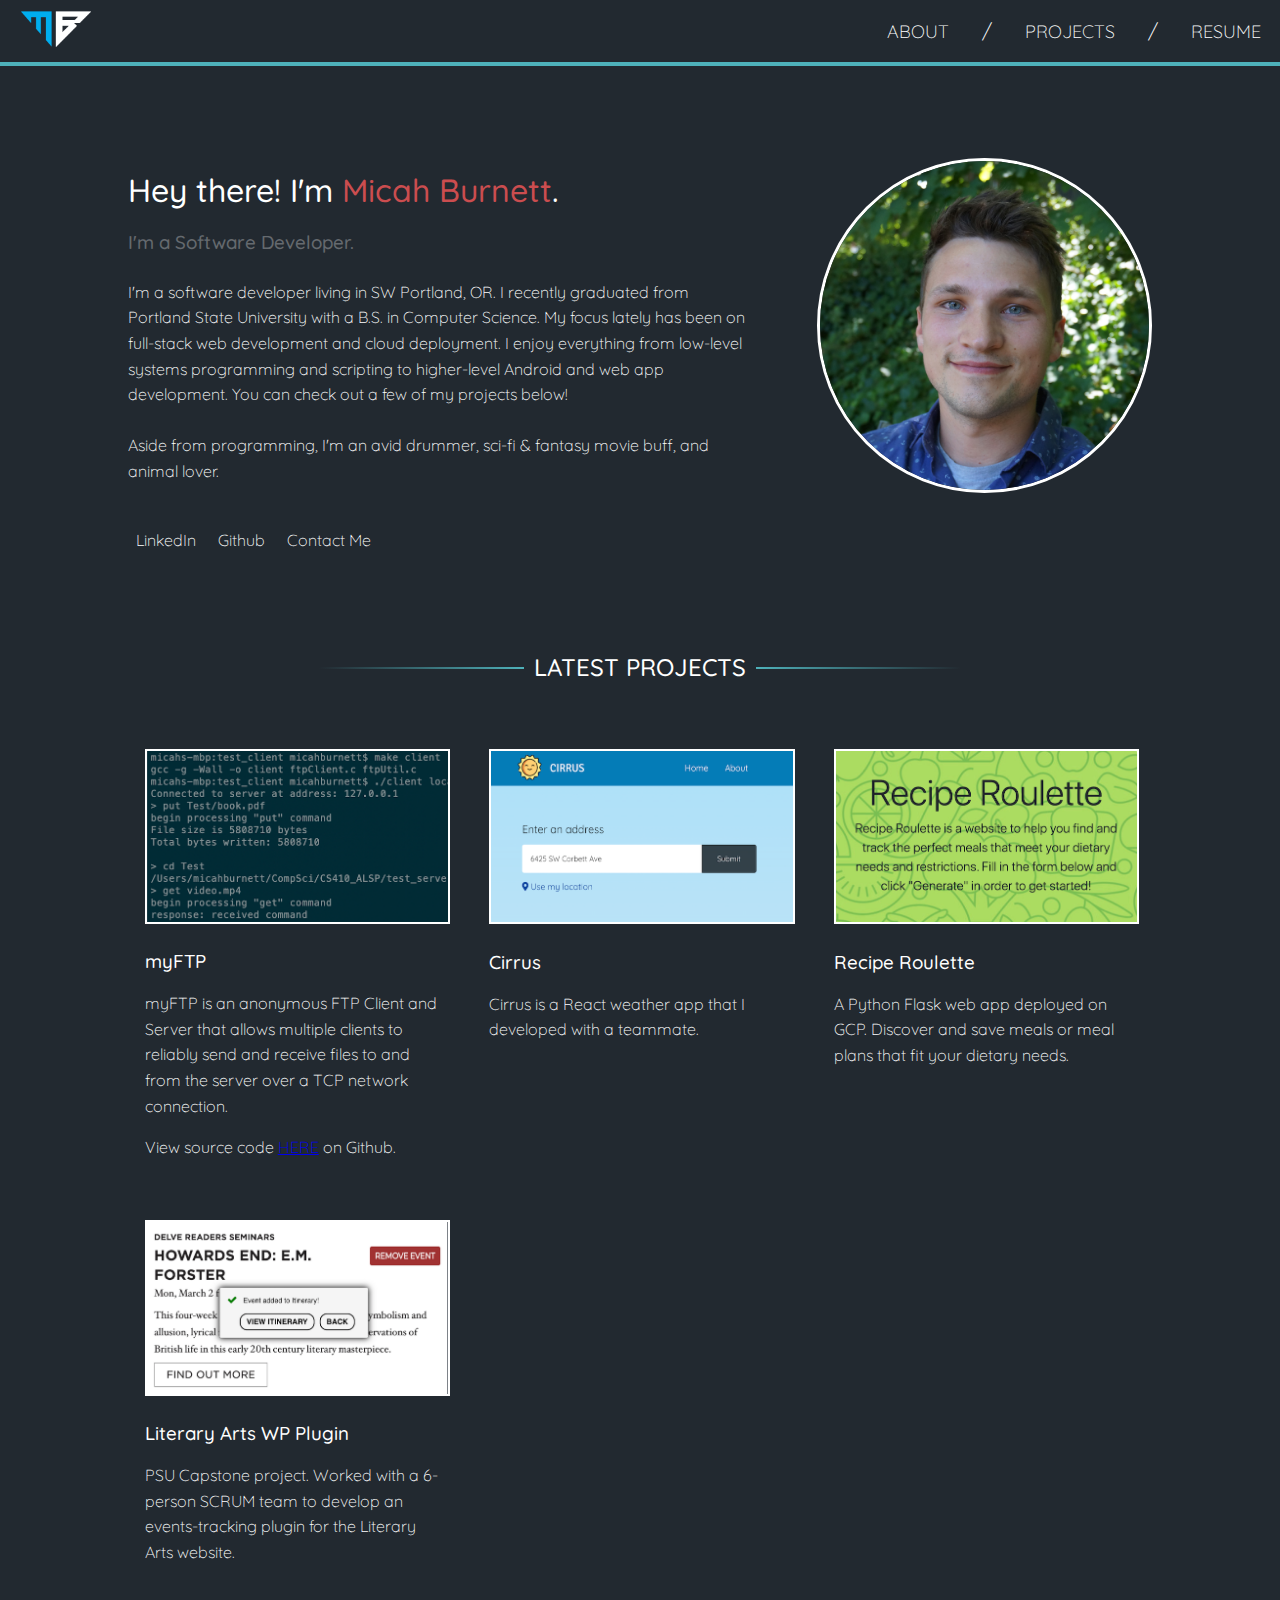
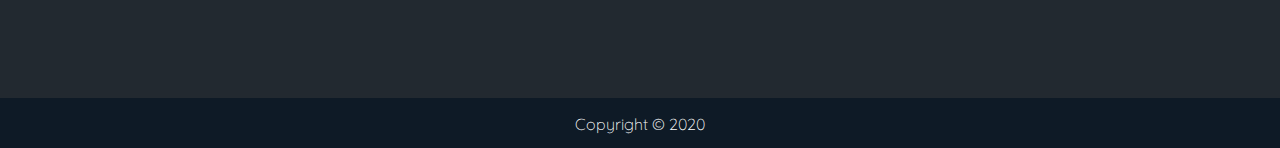
<file: index.html>
<!DOCTYPE html>
<html lang="en">
<head>
    <title>Micah Burnett | Portfolio</title>
    <meta http-equiv="Content-Type" content="text/html; charset=UTF-8" />
    <meta name="viewport" content="width=device-width">
    <link rel="stylesheet" type="text/css" href="style.css">
    <link rel="stylesheet" href="https://fonts.googleapis.com/css?family=Quicksand:300,500">
    <link rel="stylesheet" href="https://use.fontawesome.com/releases/v5.8.2/css/all.css" integrity="sha384-oS3vJWv+0UjzBfQzYUhtDYW+Pj2yciDJxpsK1OYPAYjqT085Qq/1cq5FLXAZQ7Ay" crossorigin="anonymous">
</head>
<body>
    <header id="main-header">
        <nav id="navbar">
            <a href="#"> 
                <img src="links/mb_logo_opaque.png" height="40px">
            </a>
            <div class="navlinks">
                <ul>
                    <li><a href="index.html#">ABOUT</a></li>
                    <li>/</li>
                    <li><a href="index.html#projects">PROJECTS</a></li>
                    <li>/</li>
                    <li><a href="resume.html">RESUME</a></li>
                </ul>
            </div>
        </nav>
    </header>
    <main class="container">
        <div class="name-title">
            <h1>Hey there! I'm <span class="color-secondary">Micah Burnett</span>.</h1>
            <h3>I'm a Software Developer.</h2>
        </div>
        <img src="links/edit4_sm.JPG" class="bio-image">
        <div class="bio">
            <p>
                I'm a software developer living in SW Portland, OR. I recently graduated from Portland State University 
                with a B.S. in Computer Science. My focus lately has been on full-stack web development and 
                cloud deployment. I enjoy everything 
                from low-level systems programming and scripting to higher-level Android 
                and web app development. You can check out a few of my projects below!<br><br>
    
                Aside from programming, I'm an avid drummer, sci-fi & fantasy movie buff, and animal lover. 
                <!-- Also... robots! I love robots.<i class="fas fa-robot"></i> -->
            </p>
        </div>
        <div class="social">
            <span><a class="fab fa-linkedin" href="https://www.linkedin.com/in/micah-burnett-19496b5a" target="_blank"></a>&nbsp;&nbsp;LinkedIn</span>
            <span><a class="fab fa-github" href="https://github.com/persistentlobster" target="_blank"></a>&nbsp;&nbsp;Github</span>
            <span><a class="far fa-envelope" href="mailto:micah.burnett2@gmail.com" target="_blank"></a>&nbsp;&nbsp;Contact Me</span>
        </div>
        <div id="projects">
            <h2>LATEST PROJECTS</h2>
        </div>
        <div class="block" id="b1">
            <img src="links/ftp.png">
            <h3>myFTP</h3>
            <p>myFTP is an anonymous FTP Client and Server that allows multiple clients to reliably send and receive files to and from the server over a TCP network connection.</p>
            <p>
                View source code <a href="https://github.com/persistentlobster/ALSP_FTP" target="_blank">HERE</a> on Github.
            </p>
        </div>
        <div class="block" id="b2">
            <img src="links/cirrus_weather_screenshot.png">
            <h3>Cirrus</h3>
            <p>Cirrus is a React weather app that I developed with a teammate.</p>
        </div>
        <div class="block" id="b3">
            <img src="links/recipe_roulette_screenshot.png">
            <h3>Recipe Roulette</h3>
            <p>
                A Python Flask web app deployed on GCP. Discover and save meals or meal plans that fit your dietary needs.
            </p>
        </div>
        <div class="block" id="b4">
            <img src="links/lit-arts.png">
            <h3>Literary Arts WP Plugin</h3>
            <p>PSU Capstone project. Worked with a 6-person SCRUM team to develop an events-tracking plugin for the Literary Arts website.</p>
        </div>
    </main>
    <footer id="main-footer">
         <p>Copyright &copy; 2020</p>
    </footer>
</body>
</html>
</file>
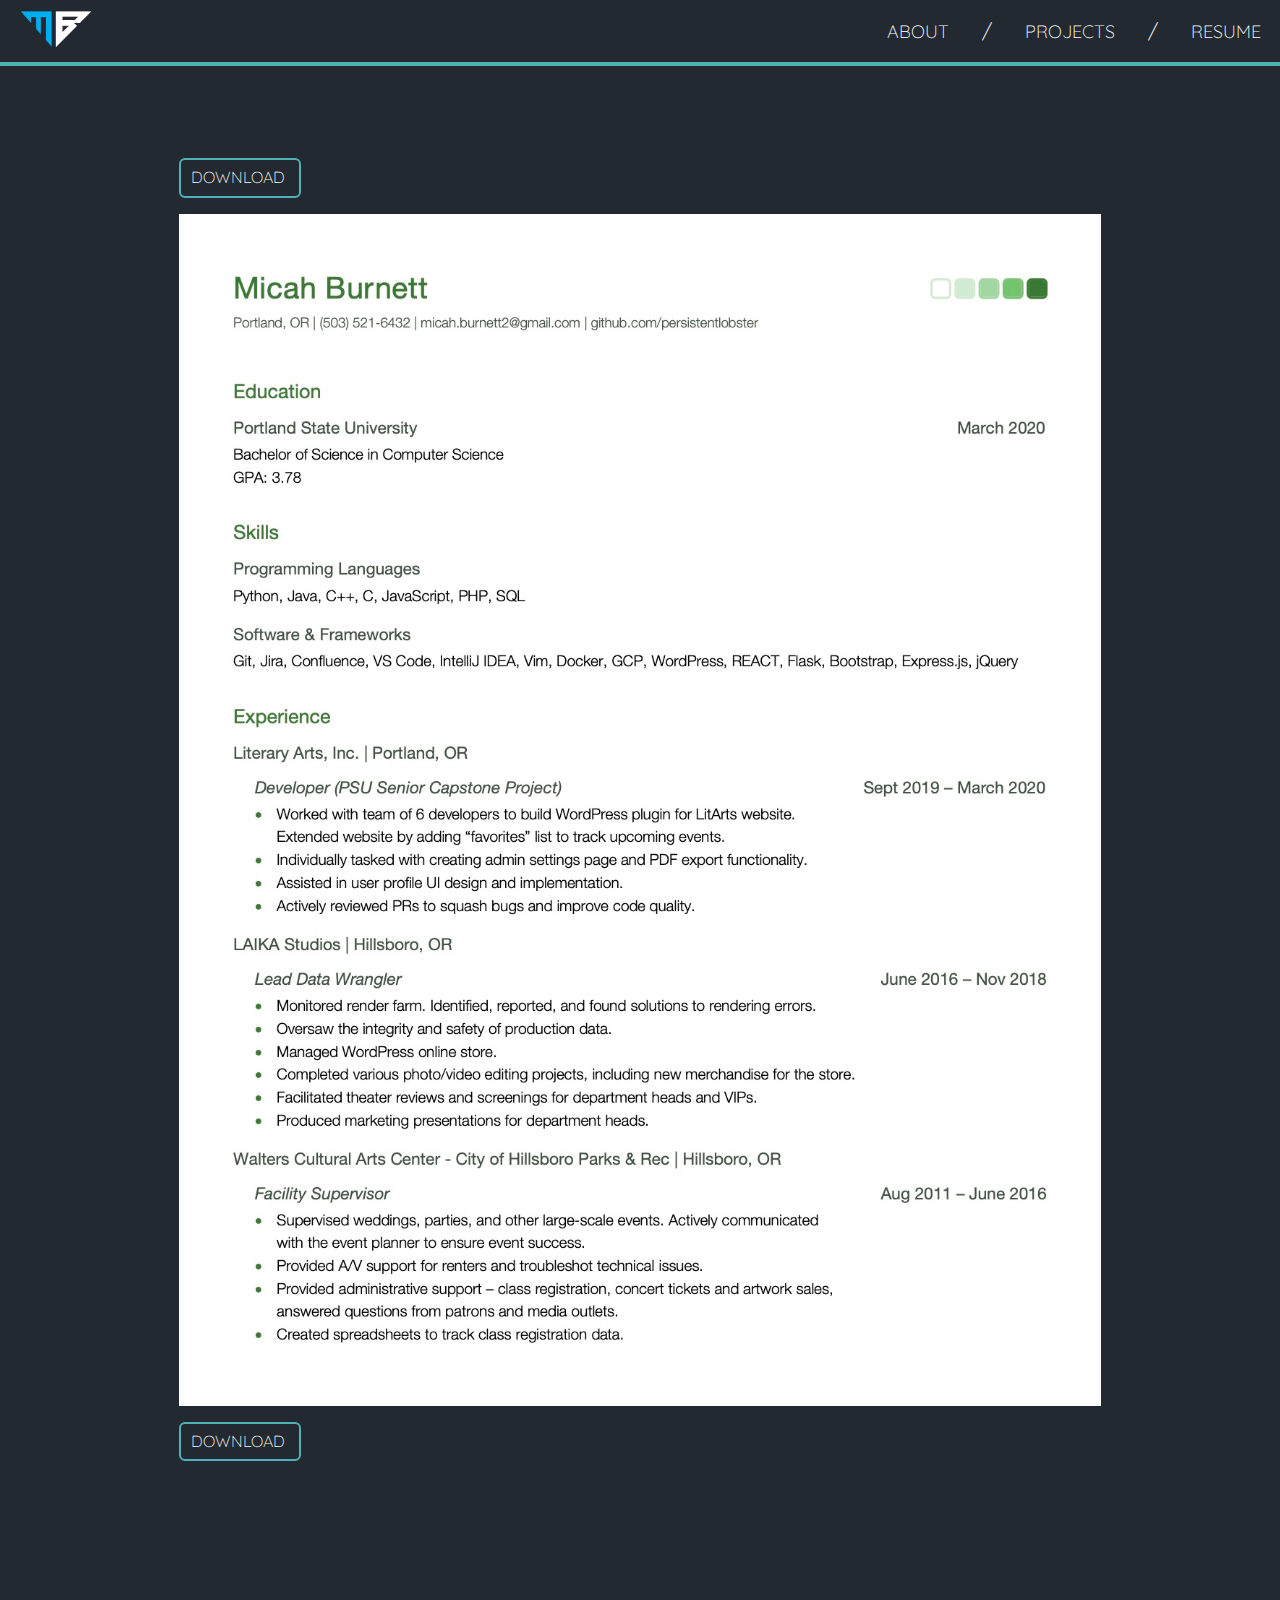
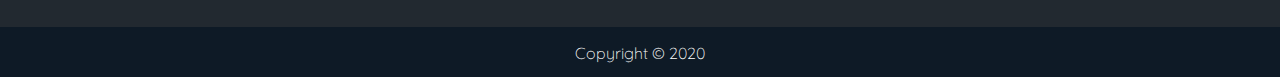
<file: resume.html>
<!DOCTYPE html>
<html lang="en">
<head>
    <title>Micah Burnett | Portfolio</title>
    <meta http-equiv="Content-Type" content="text/html; charset=UTF-8" />
    <meta name="viewport" content="width=device-width">
    <link rel="stylesheet" type="text/css" href="style.css">
    <link rel="stylesheet" href="https://fonts.googleapis.com/css?family=Quicksand:300,500">
    <link rel="stylesheet" href="https://use.fontawesome.com/releases/v5.8.2/css/all.css" integrity="sha384-oS3vJWv+0UjzBfQzYUhtDYW+Pj2yciDJxpsK1OYPAYjqT085Qq/1cq5FLXAZQ7Ay" crossorigin="anonymous">
</head>
<body>
    <header id="main-header">
        <nav id="navbar">
            <a href="#"> 
                <img src="links/mb_logo_opaque.png" height="40px">
            </a>
            <div class="navlinks">
                <ul>
                    <li><a href="index.html#">ABOUT</a></li>
                    <li>/</li>
                    <li><a href="index.html#projects">PROJECTS</a></li>
                    <li>/</li>
                    <li><a href="resume.html">RESUME</a></li>
                </ul>
            </div>
        </nav>
    </header>
    <main class="container">
        <div class='resume-container'>
            <!-- <button>DOWNLOAD&nbsp;<i class="fas fa-download"></i></button> -->
            <a class="download-pdf" href="links/Burnett_resume_latest.pdf" download="burnett_resume.pdf">
                DOWNLOAD&nbsp;<i class="fas fa-download"></i>
            </a>
            <img src="links/Burnett_resume_latest.jpg" alt="Burnett Resume PDF" width="100%" height="auto">
            <a class="download-pdf" href="links/Burnett_resume_latest.pdf" download="burnett_resume.pdf">
                DOWNLOAD&nbsp;<i class="fas fa-download"></i>
            </a>
        </div>
    </main>
    <footer id="main-footer">
         <p>Copyright &copy; 2020</p>
    </footer>
</body>
</html>
</file>
<file: style.css>
body {
    background-color: #222930;
    color: #fff;
    font-family: 'Quicksand', sans-serif;
    font-weight: 300;
    font-size: 16px;
    line-height: 1.6em;
    margin: 0;
    height: 100%;
}

.fab, .far {
    color: #4EB1BA;
    font-size: 30px;
    text-decoration: none;
}

.download-pdf {
    display: inline-block;
    text-decoration: none;
    background: transparent;
    border: 2px solid #4EB1BA;
    border-radius: 6px;
    padding: 5px 10px;
    font-size: 16px;
    color: #fff;
    margin: 8px 0 16px 0;
}

h1, h2, h3 {
    font-weight: 500;
    line-height: 1.2em;
}

.color-primary {
    color: #4EB1BA;
}

.color-secondary {
    color: #cb4d4f;
}

.container {
    padding-top: 150px;
    display: grid;
    grid-template-columns: repeat(3, 1fr);
    grid-template-areas: "name-title name-title bio-image"
                         "bio        bio        bio-image"
                         "social     social     ."
                         "projects   projects   projects"
                         "b1         b2         b3"
                         "b4         .          .";
    gap: 10px;
    width: 80%;
    margin: auto;
    overflow: hidden;

    /* Keep footer at bottom! (116px = header + footer height) */
    min-height: calc(100vh - 116px); 
}

.resume-container {
    grid-column: 1/span 3;
    justify-self: center;
    width: 90%;
}

#main-header img {
    padding-left: 10px;
}

#navbar {
    background-color: #222930;
    color: #fff;
    height: 60px;
    border-bottom: 4px solid #4EB1BA;
    padding-top: 2px; 
    display: flex;
    justify-content: space-between;
    align-items: center;
    position: fixed;
    z-index: 1;
    width: 100%;
}

#navbar li {
    display: inline;
    padding: 10px;
    font-size: 20px;
    border-radius: 16px;
}

#navbar a {
    color: #fff;
    text-decoration: none;
    font-size: 18px;
    padding: 0.5em;
    border-radius: 16px;
    outline: none;
}

.social {
    grid-area: social;
    text-align: center;
    justify-self: left;
}

.social span {
    padding-right: 10px;
    display: inline-block;
    line-height: 3em;
}

.name-title {
    grid-area: name-title;
}

.name-title > h3 {
    opacity: 30%;
    margin-bottom: 0;
}

.bio {
    grid-area: bio;
    padding-right: 60px;
}

.bio-image {
    grid-area: bio-image;
    align-self: center;
    object-fit: cover;
    width: 100%;
    max-height: 100%;
    border: solid 3px #fff;
    box-sizing: border-box;
    border-radius: 50%;
}

#projects {
    margin-top: 60px;
    margin-bottom: 20px;
    grid-area: projects;
    text-align: center;
}

#projects > h2 {
    display: flex;
    align-items: center;
    justify-content: center;
    text-transform: uppercase;
} 

#projects > h2:after, h2:before {
    content: '';
    width: 20%;
    height: 2px;
    margin: 0 10px;
}

#projects > h2:before {
    background: linear-gradient(to right, #222930, #4EB1BA);
}

#projects > h2:after {
    background: linear-gradient(to right,#4EB1BA, #222930);
}

.block {
    grid-area: block;
    height: auto;
    padding: 10px;
    margin: 2%;
    box-sizing: border-box;
    color: #fff;
}

.block img {
    max-width: 100%;
    max-height: 100%;
    border: 2px solid #fff;
}

#b1 {
    grid-area: b1;
}

#b2 {
    grid-area: b2;
}

#b3 {
    grid-area: b3;
}

#b4 {
    grid-area: b4;
}

#main-footer {
    background-color: #0e1a26;
    color: #fff;
    height: 50px;
    text-align: center;
    overflow: hidden;
    margin-top: 100px;
}

#main-footer p {
    display: inline-block;
    vertical-align: middle;
    line-height: normal;
}

@media(max-width: 800px) {
    .container {
        width: 90%;
        padding-top: 100px;
        grid-template-columns: 1fr 1fr;
        grid-template-areas: "name-title  bio-image"
                             "bio         bio-image"
                             "social      social"
                             "projects   projects"
                             "b1 b2"
                             "b3 b4";
    }

    .social {
        justify-self: center;
        padding-top: 50px;
    }
}

@media(max-width: 680px) {
    .container {
        width: 80%;
        grid-template-columns: 1fr;
        grid-template-areas: "name-title"
                             "bio-image"
                             "bio"
                             "social"
                             "projects"
                             "b1"
                             "b2"
                             "b3"
                             "b4";
    }

    .name-title, .bio {
        text-align: center;
        padding: 0;
    }

    .bio-image {
        width: 60%;
        justify-self: center;
        margin: 20px 0;
    }

    .social {
        justify-self: center;
        padding-top: 50px;
    }

    #navbar li {
        padding: 5px;
        font-size: 16px;
    }

    #navbar a {
        color: #fff;
        text-decoration: none;
        font-size: 14px;
    }

    .download-pdf {
        font-size: 12px;
        padding: 3px 6px;
    }
}

@media(max-width: 430px) {
    #navbar li {
        padding: 0;
        font-size: 12px;
    }

    #navbar a {
        color: #fff;
        text-decoration: none;
        font-size: 12px;
    }

    #navbar > div > ul {
        padding: 0;
    }

    .social > span {
        justify-self: center;
    }

    .download-pdf {
        font-size: 10px;
        padding: 1px 6px;
    }
}

/* Only change color on hover if device is a laptop */
@media(hover: hover) and (pointer: fine) {
    #navbar li a:hover {
        background: #4EB1BA;
    }
}
</file>
